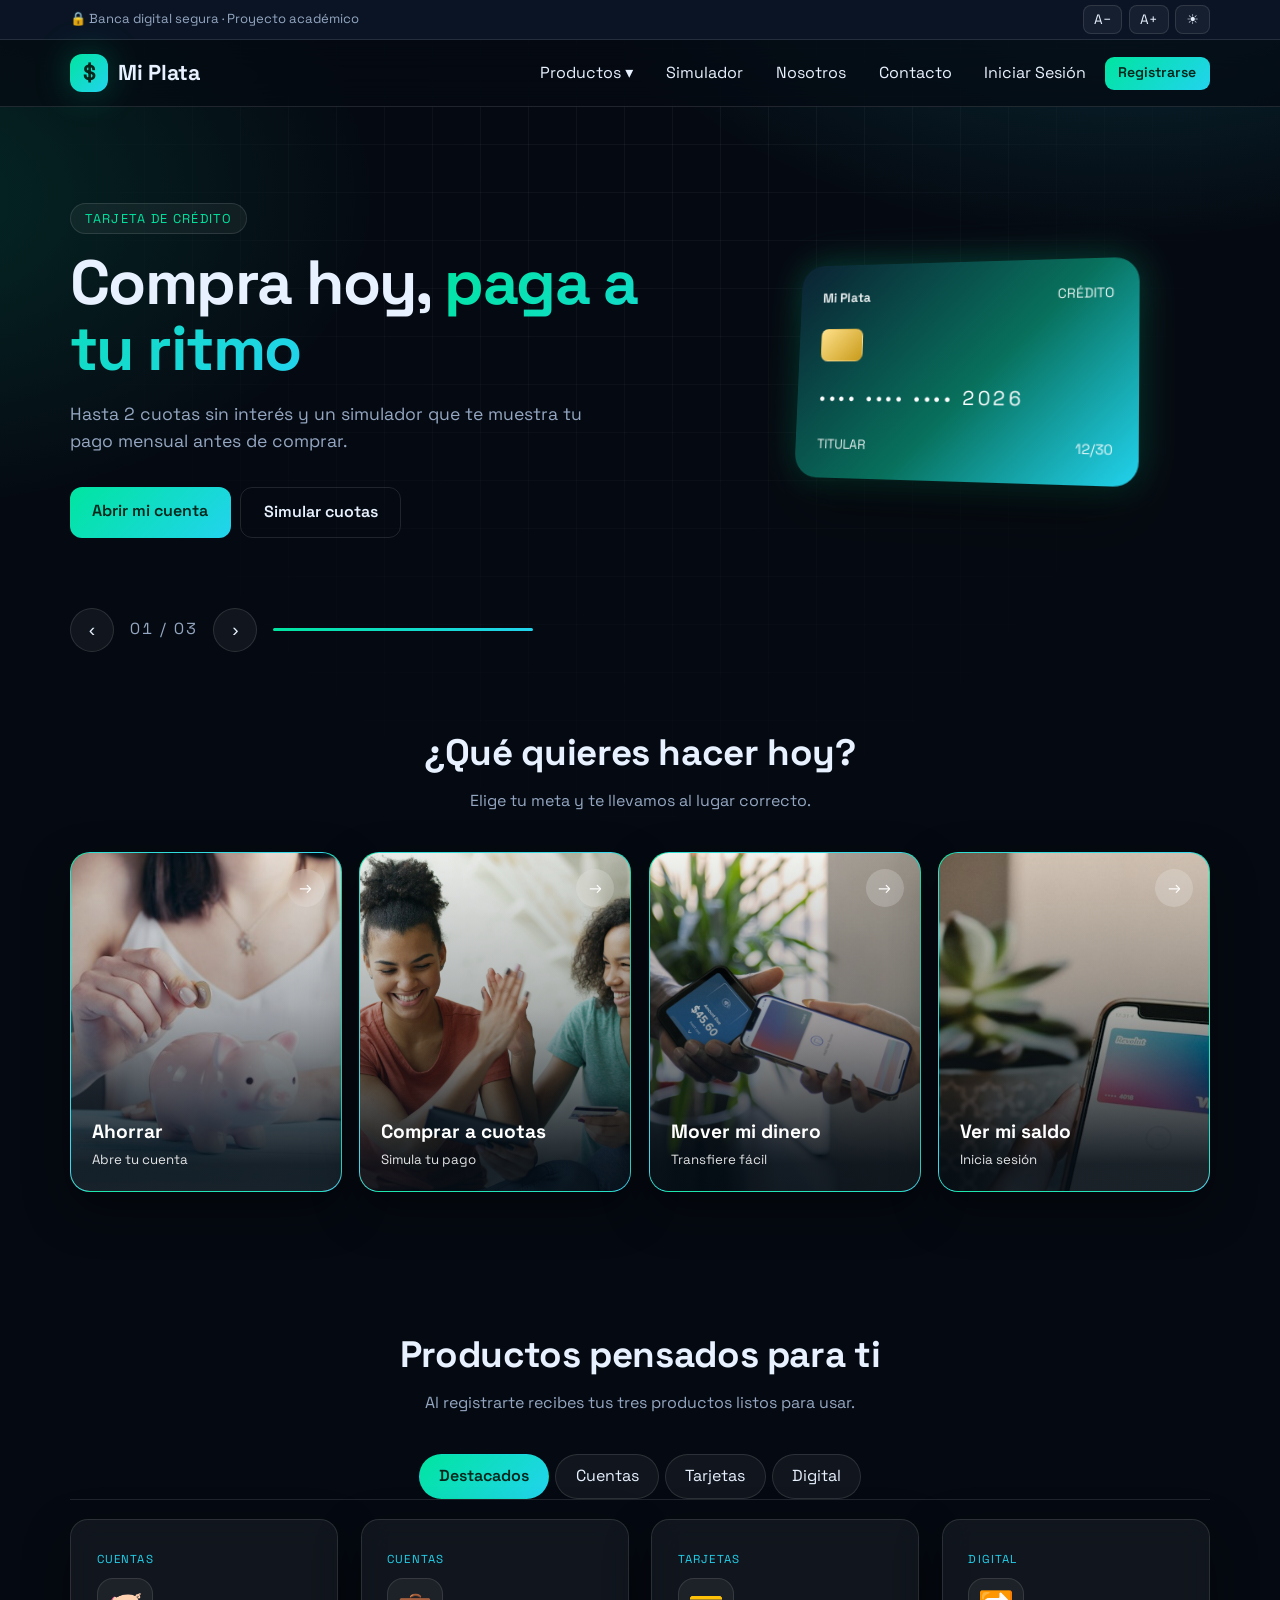
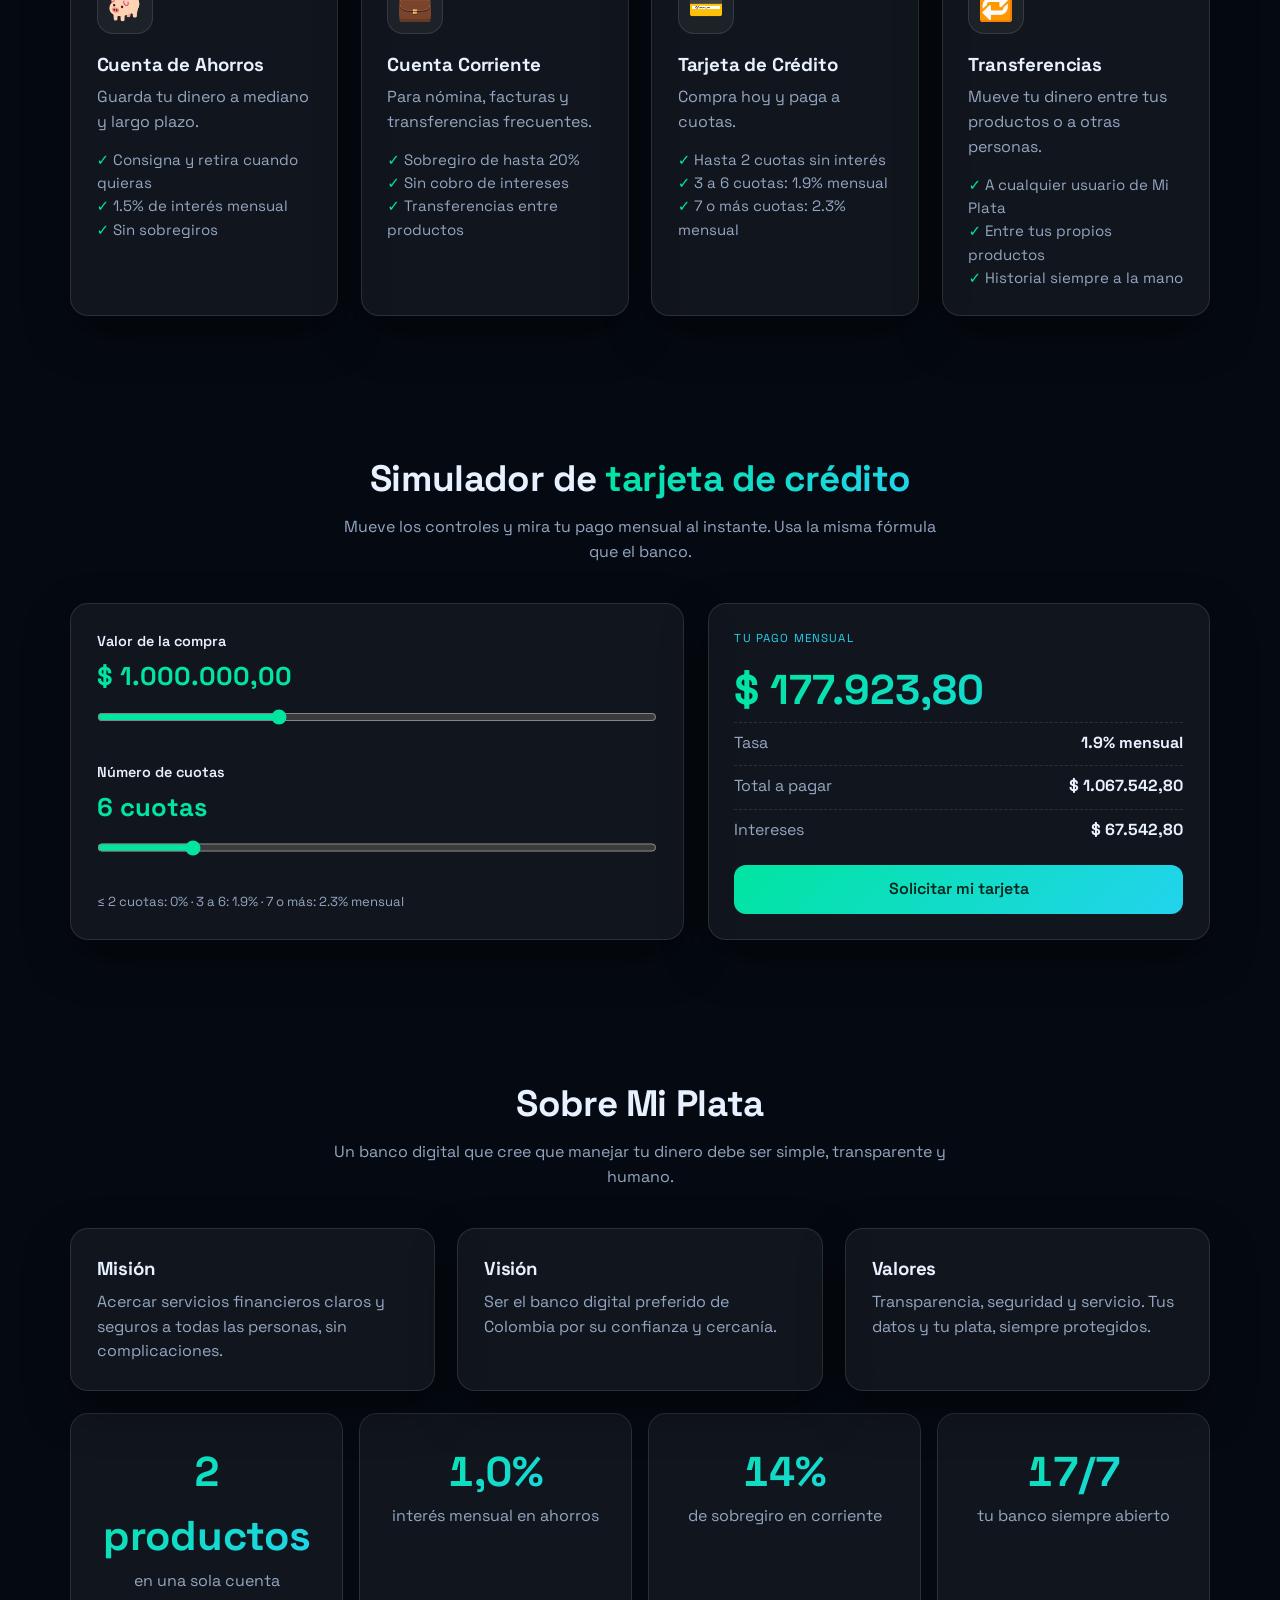
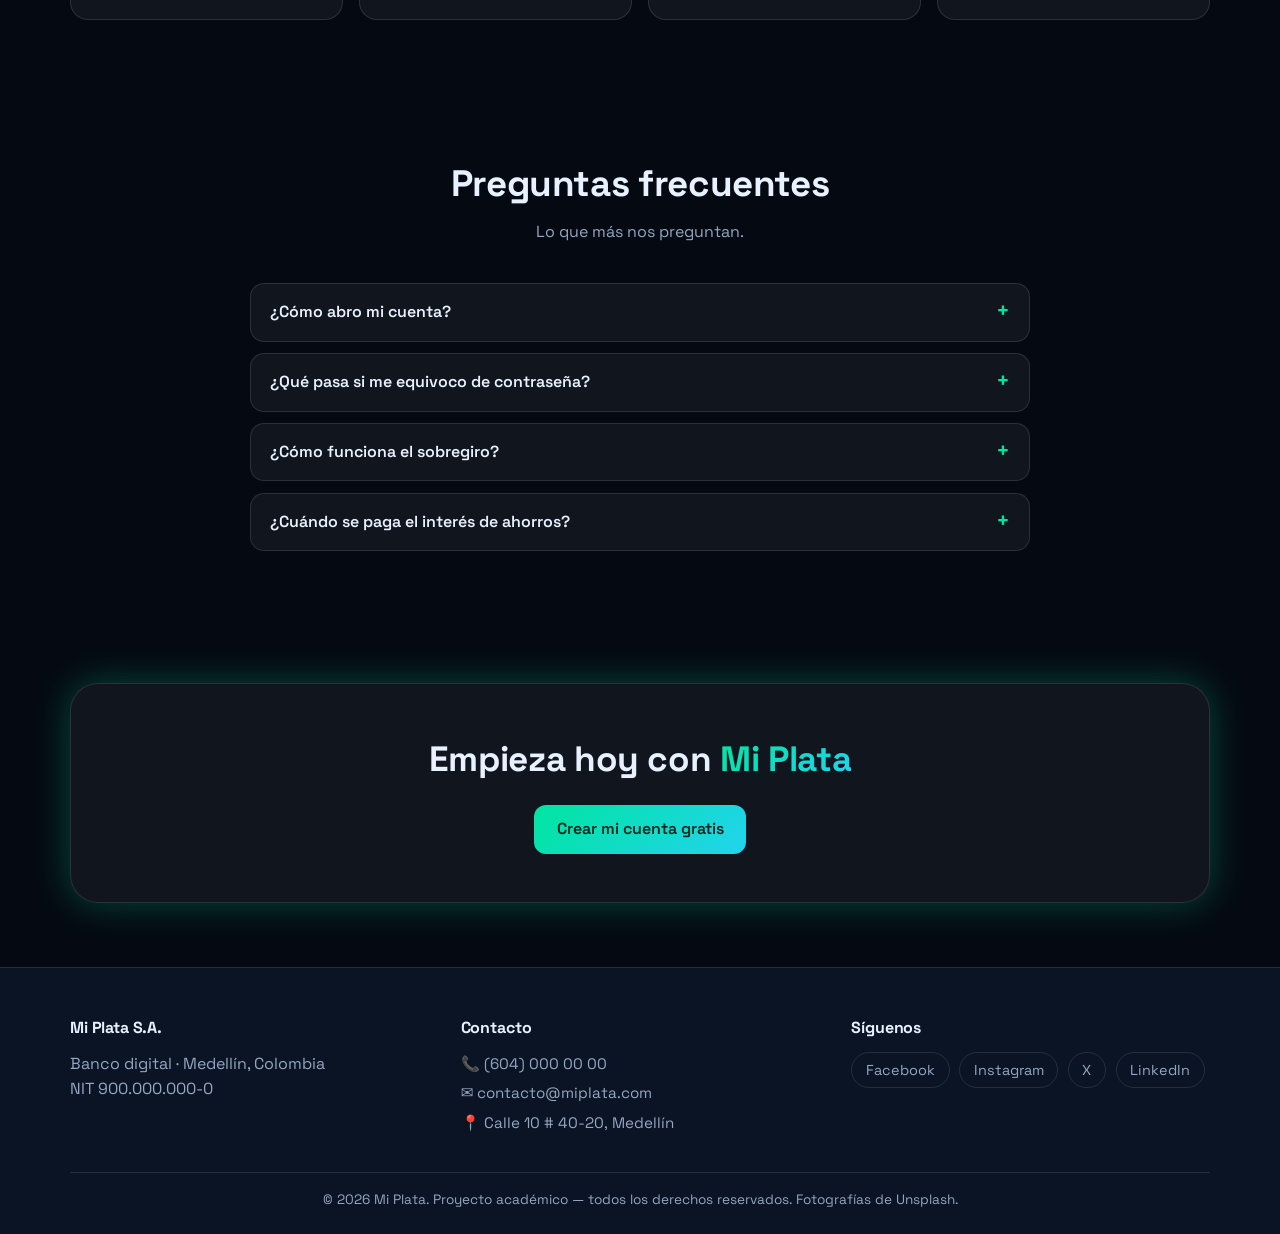
<file: index.html>
<!DOCTYPE html>
<html lang="es" data-theme="dark">
<head>
  <meta charset="UTF-8">
  <meta name="viewport" content="width=device-width, initial-scale=1.0">
  <title>Mi Plata | Tu banco digital</title>
  <link rel="preconnect" href="https://fonts.googleapis.com">
  <link rel="preconnect" href="https://fonts.gstatic.com" crossorigin>
  <link href="https://fonts.googleapis.com/css2?family=Space+Grotesk:wght@400;500;600;700&display=swap" rel="stylesheet">
  <link rel="stylesheet" href="css/styles.css">
  <!-- Se ejecuta ANTES de pintar la página para que el tema guardado no "parpadee" -->
  <script>try{var t=localStorage.getItem('miplata_tema')||'dark';document.documentElement.dataset.theme=t}catch(e){}</script>
</head>
<body>
  <div class="utilbar">
    <div class="contenedor">
      <span>🔒 Banca digital segura · Proyecto académico</span>
      <div class="util-acciones">
        <button class="util-btn" data-fs="-1" aria-label="Reducir tamaño del texto">A−</button>
        <button class="util-btn" data-fs="1" aria-label="Aumentar tamaño del texto">A+</button>
        <button class="util-btn" data-tema-toggle aria-label="Cambiar tema">☀️</button>
      </div>
    </div>
  </div>

  <header class="navbar">
    <div class="contenedor">
      <a href="index.html" class="logo"><span class="logo-moneda">$</span> Mi Plata</a>
      <button class="menu-toggle" id="menuToggle" aria-label="Abrir menú">☰</button>
      <ul class="nav-links" id="navLinks">
        <li class="mega-item">
          <button class="mega-trigger" aria-expanded="false">Productos ▾</button>
          <div class="mega-panel">
            <div>
              <h4>Cuentas</h4>
              <a href="#productos">Cuenta de Ahorros</a>
              <a href="#productos">Cuenta Corriente</a>
            </div>
            <div>
              <h4>Tarjetas</h4>
              <a href="#productos">Tarjeta de Crédito</a>
              <a href="#simulador">Simular cuotas</a>
            </div>
            <div>
              <h4>Servicios</h4>
              <a href="#productos">Transferencias</a>
              <a href="#ayuda">Preguntas frecuentes</a>
            </div>
          </div>
        </li>
        <li><a href="#simulador">Simulador</a></li>
        <li><a href="#nosotros">Nosotros</a></li>
        <li><a href="#contacto">Contacto</a></li>
        <li><a href="view/auth.html?modo=login">Iniciar Sesión</a></li>
        <li><a href="view/auth.html?modo=registro" class="btn btn-sm">Registrarse</a></li>
      </ul>
    </div>
  </header>

  <!-- ===== Hero: carrusel de 3 slides ===== -->
  <section class="hero">
    <div class="contenedor carrusel" id="carrusel">
      <div class="carrusel-pistas">
        <article class="slide activo">
          <div>
            <span class="eyebrow">Tarjeta de crédito</span>
            <h1>Compra hoy, <span class="grad-text">paga a tu ritmo</span></h1>
            <p>Hasta 2 cuotas sin interés y un simulador que te muestra tu pago mensual antes de comprar.</p>
            <div class="acciones">
              <a href="view/auth.html?modo=registro" class="btn">Abrir mi cuenta</a>
              <a href="#simulador" class="btn btn-borde">Simular cuotas</a>
            </div>
          </div>
          <div class="visual">
            <div class="tarjeta-3d" aria-hidden="true">
              <div class="fila-t"><b>Mi Plata</b><span>CRÉDITO</span></div>
              <div class="chip"></div>
              <div class="numero">•••• •••• •••• 2026</div>
              <div class="fila-t"><span>TITULAR</span><span>12/30</span></div>
            </div>
          </div>
        </article>

        <article class="slide">
          <div>
            <span class="eyebrow">Cuenta de ahorros</span>
            <h1>Tu dinero <span class="grad-text">crece solo</span></h1>
            <p>Guarda a mediano y largo plazo y recibe un 1.5% de interés mensual aplicado en cada retiro.</p>
            <div class="acciones">
              <a href="view/auth.html?modo=registro" class="btn">Empezar a ahorrar</a>
            </div>
          </div>
          <div class="visual">
            <div class="visual-panel"><div class="gigante">1.5%</div><small>interés mensual</small></div>
          </div>
        </article>

        <article class="slide">
          <div>
            <span class="eyebrow">Cuenta corriente</span>
            <h1>Flexibilidad para <span class="grad-text">tu día a día</span></h1>
            <p>Recibe tu nómina, paga facturas y transfiere sin límites, con un sobregiro de hasta el 20% sobre tu saldo.</p>
            <div class="acciones">
              <a href="view/auth.html?modo=registro" class="btn">Quiero mi cuenta</a>
            </div>
          </div>
          <div class="visual">
            <div class="visual-panel">
              <div class="gigante">+20%</div><small>de sobregiro disponible</small>
              <div class="mini-barra"><i></i><i></i></div>
            </div>
          </div>
        </article>
      </div>

      <div class="carrusel-control">
        <button data-dir="-1" aria-label="Anterior">‹</button>
        <span class="carrusel-cuenta">01 / 03</span>
        <button data-dir="1" aria-label="Siguiente">›</button>
        <div class="carrusel-barra"><i></i></div>
      </div>
    </div>
  </section>

  <!-- ===== ¿Qué quieres hacer hoy? ===== -->
  <section class="seccion-landing" style="padding-top:1rem">
    <div class="contenedor reveal">
      <h2>¿Qué quieres hacer hoy?</h2>
      <p class="subtitulo">Elige tu meta y te llevamos al lugar correcto.</p>
      <!-- Fotos: guárdalas en la carpeta img/ con estos nombres (o cambia el src).
           Si una foto no existe, la tarjeta muestra el degradado de fondo. -->
      <div class="metas">
        <a class="meta" href="view/auth.html?modo=registro">
          <img src="img/ahorro.jpg" alt="Persona guardando sus ahorros" loading="lazy" onerror="this.remove()">
          <span class="meta-flecha" aria-hidden="true">→</span>
          <div class="meta-texto"><b>Ahorrar</b><small>Abre tu cuenta</small></div>
        </a>
        <a class="meta" href="#simulador">
          <img src="img/cuotas.jpg" alt="Compra con tarjeta de crédito" loading="lazy" onerror="this.remove()">
          <span class="meta-flecha" aria-hidden="true">→</span>
          <div class="meta-texto"><b>Comprar a cuotas</b><small>Simula tu pago</small></div>
        </a>
        <a class="meta" href="view/auth.html?modo=registro">
          <img src="img/mover-dinero.jpg" alt="Transferencia de dinero desde el celular" loading="lazy" onerror="this.remove()">
          <span class="meta-flecha" aria-hidden="true">→</span>
          <div class="meta-texto"><b>Mover mi dinero</b><small>Transfiere fácil</small></div>
        </a>
        <a class="meta" href="view/auth.html?modo=login">
          <img src="img/ver-saldo.jpg" alt="Consulta de saldo en el banco" loading="lazy" onerror="this.remove()">
          <span class="meta-flecha" aria-hidden="true">→</span>
          <div class="meta-texto"><b>Ver mi saldo</b><small>Inicia sesión</small></div>
        </a>
      </div>
    </div>
  </section>

  <!-- ===== Productos con pestañas ===== -->
  <section class="seccion-landing" id="productos">
    <div class="contenedor reveal">
      <h2>Productos pensados para ti</h2>
      <p class="subtitulo">Al registrarte recibes tus tres productos listos para usar.</p>
      <div class="pestanas" role="tablist">
        <button class="tab activo" data-filtro="todos">Destacados</button>
        <button class="tab" data-filtro="cuentas">Cuentas</button>
        <button class="tab" data-filtro="tarjetas">Tarjetas</button>
        <button class="tab" data-filtro="digital">Digital</button>
      </div>
      <div class="grid-3">
        <article class="card producto" data-cat="cuentas">
          <span class="etiqueta">Cuentas</span>
          <div class="icono">🐖</div>
          <h3>Cuenta de Ahorros</h3>
          <p>Guarda tu dinero a mediano y largo plazo.</p>
          <ul><li>Consigna y retira cuando quieras</li><li>1.5% de interés mensual</li><li>Sin sobregiros</li></ul>
        </article>
        <article class="card producto" data-cat="cuentas">
          <span class="etiqueta">Cuentas</span>
          <div class="icono">💼</div>
          <h3>Cuenta Corriente</h3>
          <p>Para nómina, facturas y transferencias frecuentes.</p>
          <ul><li>Sobregiro de hasta 20%</li><li>Sin cobro de intereses</li><li>Transferencias entre productos</li></ul>
        </article>
        <article class="card producto" data-cat="tarjetas">
          <span class="etiqueta">Tarjetas</span>
          <div class="icono">💳</div>
          <h3>Tarjeta de Crédito</h3>
          <p>Compra hoy y paga a cuotas.</p>
          <ul><li>Hasta 2 cuotas sin interés</li><li>3 a 6 cuotas: 1.9% mensual</li><li>7 o más cuotas: 2.3% mensual</li></ul>
        </article>
        <article class="card producto" data-cat="digital">
          <span class="etiqueta">Digital</span>
          <div class="icono">🔁</div>
          <h3>Transferencias</h3>
          <p>Mueve tu dinero entre tus productos o a otras personas.</p>
          <ul><li>A cualquier usuario de Mi Plata</li><li>Entre tus propios productos</li><li>Historial siempre a la mano</li></ul>
        </article>
      </div>
    </div>
  </section>

  <!-- ===== Simulador ===== -->
  <section class="seccion-landing" id="simulador">
    <div class="contenedor reveal">
      <h2>Simulador de <span class="grad-text">tarjeta de crédito</span></h2>
      <p class="subtitulo">Mueve los controles y mira tu pago mensual al instante. Usa la misma fórmula que el banco.</p>
      <div class="sim">
        <div class="card">
          <div class="campo">
            <label for="simValor">Valor de la compra</label>
            <div class="valor-out" id="simValorOut"></div>
            <input id="simValor" type="range" min="100000" max="3000000" step="50000" value="1000000">
          </div>
          <div class="campo">
            <label for="simCuotas">Número de cuotas</label>
            <div class="valor-out" id="simCuotasOut"></div>
            <input id="simCuotas" type="range" min="1" max="36" step="1" value="6">
          </div>
          <p class="ayuda">≤ 2 cuotas: 0% · 3 a 6: 1.9% · 7 o más: 2.3% mensual</p>
        </div>
        <div class="card sim-resultado">
          <small class="etiqueta">Tu pago mensual</small>
          <div class="cuota grad-text" id="simCuota"></div>
          <div class="linea"><span>Tasa</span><b id="simTasa"></b></div>
          <div class="linea"><span>Total a pagar</span><b id="simTotal"></b></div>
          <div class="linea"><span>Intereses</span><b id="simInteres"></b></div>
          <a href="view/auth.html?modo=registro" class="btn" style="margin-top:.8rem;text-align:center">Solicitar mi tarjeta</a>
        </div>
      </div>
    </div>
  </section>

  <!-- ===== Nosotros + cifras ===== -->
  <section class="seccion-landing" id="nosotros">
    <div class="contenedor reveal">
      <h2>Sobre Mi Plata</h2>
      <p class="subtitulo">Un banco digital que cree que manejar tu dinero debe ser simple, transparente y humano.</p>
      <div class="grid-3" style="margin-bottom:1.4rem">
        <div class="card"><h3>Misión</h3><p>Acercar servicios financieros claros y seguros a todas las personas, sin complicaciones.</p></div>
        <div class="card"><h3>Visión</h3><p>Ser el banco digital preferido de Colombia por su confianza y cercanía.</p></div>
        <div class="card"><h3>Valores</h3><p>Transparencia, seguridad y servicio. Tus datos y tu plata, siempre protegidos.</p></div>
      </div>
      <div class="stats">
        <div class="stat"><div class="cifra" data-contar="3" data-sufijo=" productos">0</div><p>en una sola cuenta</p></div>
        <div class="stat"><div class="cifra" data-contar="1.5" data-dec="1" data-sufijo="%">0</div><p>interés mensual en ahorros</p></div>
        <div class="stat"><div class="cifra" data-contar="20" data-sufijo="%">0</div><p>de sobregiro en corriente</p></div>
        <div class="stat"><div class="cifra" data-contar="24" data-sufijo="/7">0</div><p>tu banco siempre abierto</p></div>
      </div>
    </div>
  </section>

  <!-- ===== FAQ ===== -->
  <section class="seccion-landing" id="ayuda">
    <div class="contenedor reveal">
      <h2>Preguntas frecuentes</h2>
      <p class="subtitulo">Lo que más nos preguntan.</p>
      <div class="faq">
        <div class="faq-item">
          <button class="faq-pregunta">¿Cómo abro mi cuenta?</button>
          <div class="faq-resp"><p>Presiona "Registrarse", llena tus datos y listo: recibes de inmediato tu cuenta de ahorros, tu cuenta corriente y tu tarjeta de crédito.</p></div>
        </div>
        <div class="faq-item">
          <button class="faq-pregunta">¿Qué pasa si me equivoco de contraseña?</button>
          <div class="faq-resp"><p>Tienes tres intentos. Al tercer intento fallido la cuenta se bloquea por seguridad y un administrador debe desbloquearla.</p></div>
        </div>
        <div class="faq-item">
          <button class="faq-pregunta">¿Cómo funciona el sobregiro?</button>
          <div class="faq-resp"><p>En la cuenta corriente puedes retirar hasta un 20% adicional sobre tu saldo. Con $1.000.000 puedes retirar hasta $1.200.000.</p></div>
        </div>
        <div class="faq-item">
          <button class="faq-pregunta">¿Cuándo se paga el interés de ahorros?</button>
          <div class="faq-resp"><p>El 1.5% mensual se calcula sobre tu saldo y se abona en el momento en que realizas un retiro.</p></div>
        </div>
      </div>
    </div>
  </section>

  <section class="cta">
    <div class="contenedor reveal">
      <h2>Empieza hoy con <span class="grad-text">Mi Plata</span></h2>
      <a href="view/auth.html?modo=registro" class="btn">Crear mi cuenta gratis</a>
    </div>
  </section>

  <footer class="footer" id="contacto">
    <div class="contenedor">
      <div class="footer-grid">
        <div>
          <h4>Mi Plata S.A.</h4>
          <p>Banco digital · Medellín, Colombia</p>
          <p>NIT 900.000.000-0</p>
        </div>
        <div>
          <h4>Contacto</h4>
          <ul>
            <li>📞 (604) 000 00 00</li>
            <li>✉️ contacto@miplata.com</li>
            <li>📍 Calle 10 # 40-20, Medellín</li>
          </ul>
        </div>
        <div>
          <h4>Síguenos</h4>
          <div class="redes">
            <a href="https://facebook.com" target="_blank" rel="noopener">Facebook</a>
            <a href="https://instagram.com" target="_blank" rel="noopener">Instagram</a>
            <a href="https://x.com" target="_blank" rel="noopener">X</a>
            <a href="https://linkedin.com" target="_blank" rel="noopener">LinkedIn</a>
          </div>
        </div>
      </div>
      <p class="copy">© <span data-year></span> Mi Plata. Proyecto académico — todos los derechos reservados. Fotografías de <a href="https://unsplash.com" target="_blank" rel="noopener">Unsplash</a>.</p>
    </div>
  </footer>

  <script src="js/models/Transaccion.js"></script>
  <script src="js/models/cuenta.js"></script>
  <script src="js/models/CuentaAhorros.js"></script>
  <script src="js/models/CuentaCorriente.js"></script>
  <script src="js/models/TarjetaCredito.js"></script>
  <script src="js/models/Usuario.js"></script>
  <script src="js/data/ApiClient.js"></script>
  <script src="controllers/AuthController.js"></script>
  <script src="controllers/BankController.js"></script>
  <script src="js/app.js"></script>
  <script src="js/ui.js"></script>
</body>
</html>
</file>
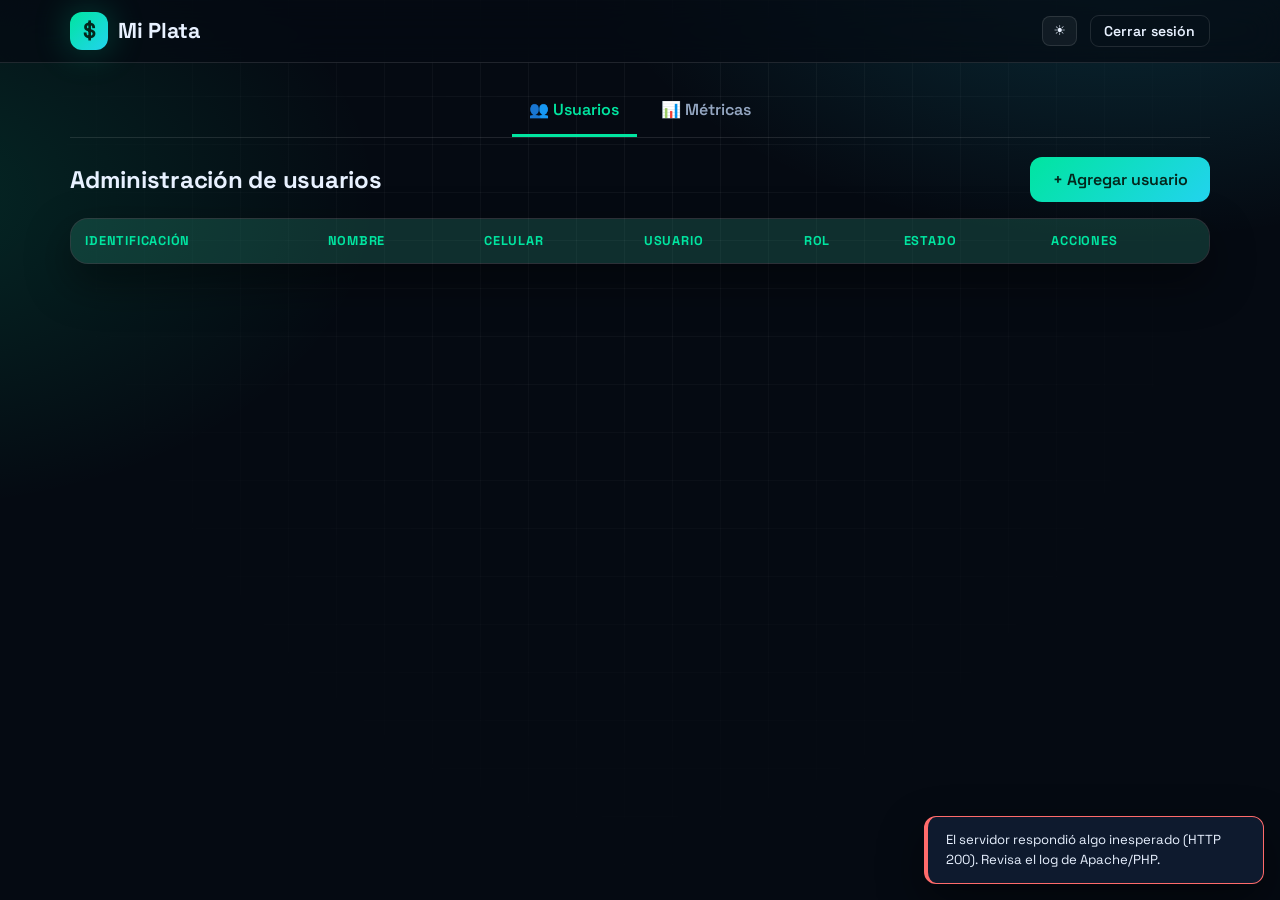
<file: view/admin-users.html>
<!DOCTYPE html>
<html lang="es" data-theme="dark">
<head>
  <meta charset="UTF-8">
  <meta name="viewport" content="width=device-width, initial-scale=1.0">
  <title>Mi Plata | Administración de usuarios</title>
  <link rel="preconnect" href="https://fonts.googleapis.com">
  <link rel="preconnect" href="https://fonts.gstatic.com" crossorigin>
  <link href="https://fonts.googleapis.com/css2?family=Space+Grotesk:wght@400;500;600;700&display=swap" rel="stylesheet">
  <link rel="stylesheet" href="../css/styles.css">
  <script>try{var t=localStorage.getItem('miplata_tema')||'dark';document.documentElement.dataset.theme=t}catch(e){}</script>
</head>
<body>
  <header class="navbar">
    <div class="contenedor">
      <a href="../index.html" class="logo"><span class="logo-moneda">$</span> Mi Plata</a>
      <div style="display:flex;gap:.8rem;align-items:center">
        <span id="saludoAdmin"></span>
        <button class="util-btn" data-tema-toggle aria-label="Cambiar tema">☀️</button>
        <button class="btn btn-borde btn-sm" id="btnSalirAdmin">Cerrar sesión</button>
      </div>
    </div>
  </header>

  <main class="contenedor" style="padding:1.5rem 0 3rem">
    <div class="pestanas" role="tablist" aria-label="Secciones de administración">
      <button class="pestana activa" role="tab" id="tabUsuarios" aria-selected="true" aria-controls="panelUsuarios" data-panel="panelUsuarios">👥 Usuarios</button>
      <button class="pestana" role="tab" id="tabMetricas" aria-selected="false" aria-controls="panelMetricas" data-panel="panelMetricas">📊 Métricas</button>
    </div>

    <section id="panelUsuarios" role="tabpanel" aria-labelledby="tabUsuarios">
    <div class="barra-seccion">
      <h2>Administración de usuarios</h2>
      <button class="btn" id="btnNuevo">+ Agregar usuario</button>
    </div>

    <!-- Formulario crear / editar -->
    <form class="form-card ancho" id="formUsuario" novalidate hidden>
      <h3 id="tituloForm" style="margin-bottom:1rem">Agregar usuario</h3>
      <input type="hidden" id="usuarioId">
      <div class="fila">
        <div class="campo">
          <label for="uIdent">Identificación</label>
          <input id="uIdent" name="identificacion">
          <small class="error" data-error="identificacion"></small>
        </div>
        <div class="campo">
          <label for="uNombre">Nombre completo</label>
          <input id="uNombre" name="nombre">
          <small class="error" data-error="nombre"></small>
        </div>
      </div>
      <div class="fila">
        <div class="campo">
          <label for="uCelular">Celular</label>
          <input id="uCelular" name="celular" maxlength="10">
          <small class="error" data-error="celular"></small>
        </div>
        <div class="campo">
          <label for="uUsername">Nombre de usuario</label>
          <input id="uUsername" name="username">
          <small class="error" data-error="username"></small>
        </div>
      </div>
      <div class="fila">
        <div class="campo">
          <label for="uPassword" id="labelPassword">Contraseña</label>
          <input id="uPassword" name="password" type="password" autocomplete="new-password">
          <small class="error" data-error="password"></small>
        </div>
        <div class="fila">
          <div class="campo">
            <label for="uRol">Rol</label>
            <select id="uRol" name="rol"><option value="cliente">Cliente</option><option value="admin">Administrador</option></select>
          </div>
          <div class="campo">
            <label for="uEstado">Estado</label>
            <select id="uEstado" name="estado"><option value="activo">Activo</option><option value="bloqueado">Bloqueado</option></select>
          </div>
        </div>
      </div>
      <div style="display:flex;gap:.7rem">
        <button class="btn" type="submit">Guardar</button>
        <button class="btn btn-gris" type="button" id="btnCancelar">Cancelar</button>
      </div>
    </form>

    <div class="tabla-wrap">
      <table>
        <thead><tr><th>Identificación</th><th>Nombre</th><th>Celular</th><th>Usuario</th><th>Rol</th><th>Estado</th><th>Acciones</th></tr></thead>
        <tbody id="tablaUsuarios"></tbody>
      </table>
    </div>
    </section>

    <!-- Métricas -->
    <section id="panelMetricas" role="tabpanel" aria-labelledby="tabMetricas" hidden>
      <div class="barra-seccion">
        <h2>Métricas del banco</h2>
        <div class="acciones">
          <small id="metGenerado" class="muted-txt"></small>
          <button class="btn btn-borde btn-sm" type="button" id="btnActualizarMet">↻ Actualizar</button>
        </div>
      </div>
      <div class="kpis" id="kpis"></div>
      <div class="grid-graficas">
        <figure class="tarjeta-graf ancha"><figcaption>Consignaciones vs. retiros · últimos 14 días</figcaption><div class="grafica" id="grFlujo"></div></figure>
        <figure class="tarjeta-graf"><figcaption>Usuarios nuevos por día</figcaption><div class="grafica" id="grRegistros"></div></figure>
        <figure class="tarjeta-graf"><figcaption>Dinero en cuentas</figcaption><div class="grafica" id="grDinero"></div></figure>
        <figure class="tarjeta-graf"><figcaption>Movimientos por tipo</figcaption><div class="grafica" id="grTipos"></div></figure>
        <figure class="tarjeta-graf"><figcaption>Top 5 clientes por saldo en cuentas</figcaption><div class="grafica" id="grTop"></div></figure>
      </div>
    </section>
  </main>

  <script src="../js/models/Transaccion.js"></script>
  <script src="../js/models/cuenta.js"></script>
  <script src="../js/models/CuentaAhorros.js"></script>
  <script src="../js/models/CuentaCorriente.js"></script>
  <script src="../js/models/TarjetaCredito.js"></script>
  <script src="../js/models/Usuario.js"></script>
  <script src="../js/data/ApiClient.js"></script>
  <script src="../controllers/AuthController.js"></script>
  <script src="../controllers/BankController.js"></script>
  <script src="../js/app.js"></script>
  <script src="../js/charts.js"></script>
  <script src="../js/ui.js"></script>
  <script src="../js/adminApp.js"></script>
  <script src="../js/adminMetricas.js"></script>
</body>
</html>
</file>
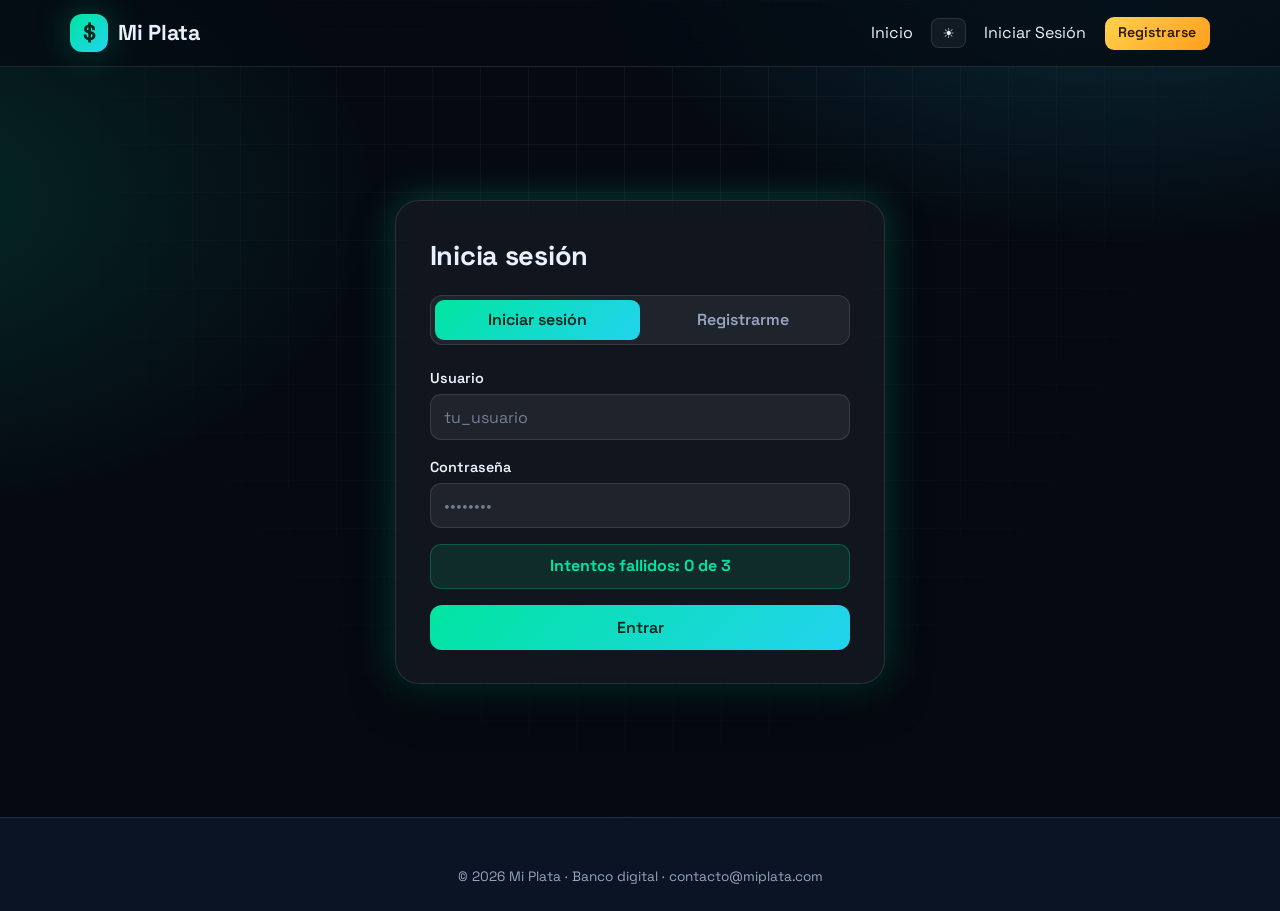
<file: view/auth.html>
<!DOCTYPE html>
<html lang="es" data-theme="dark">
<head>
  <meta charset="UTF-8">
  <meta name="viewport" content="width=device-width, initial-scale=1.0">
  <title>Mi Plata | Acceso</title>
  <link rel="preconnect" href="https://fonts.googleapis.com">
  <link rel="preconnect" href="https://fonts.gstatic.com" crossorigin>
  <link href="https://fonts.googleapis.com/css2?family=Space+Grotesk:wght@400;500;600;700&display=swap" rel="stylesheet">
  <link rel="stylesheet" href="../css/styles.css">
  <script>try{var t=localStorage.getItem('miplata_tema')||'dark';document.documentElement.dataset.theme=t}catch(e){}</script>
</head>
<body>
  <header class="navbar">
    <div class="contenedor">
      <a href="../index.html" class="logo"><span class="logo-moneda">$</span> Mi Plata</a>
      <button class="menu-toggle" id="menuToggle" aria-label="Abrir menú">☰</button>
      <ul class="nav-links" id="navLinks">
        <li><a href="../index.html">Inicio</a></li>
        <li><button class="util-btn" data-tema-toggle aria-label="Cambiar tema">☀️</button></li>
        <li><a href="auth.html?modo=login">Iniciar Sesión</a></li>
        <li><a href="auth.html?modo=registro" class="btn btn-dorado btn-sm">Registrarse</a></li>
      </ul>
    </div>
  </header>

  <main class="auth-fondo">
    <div class="auth-card">
      <h1 id="tituloAuth">Inicia sesión</h1>
      <div class="tabs">
        <button type="button" data-modo="login">Iniciar sesión</button>
        <button type="button" data-modo="registro">Registrarme</button>
      </div>

      <!-- ===== Inicio de sesión ===== -->
      <form id="formLogin" novalidate>
        <div class="alerta error" id="mensajeLogin" hidden></div>
        <div class="campo">
          <label for="loginUsuario">Usuario</label>
          <input id="loginUsuario" name="usuario" autocomplete="username" placeholder="tu_usuario">
        </div>
        <div class="campo">
          <label for="loginClave">Contraseña</label>
          <input id="loginClave" name="clave" type="password" autocomplete="current-password" placeholder="••••••••">
        </div>
        <div class="contador" id="contadorIntentos"></div>
        <button class="btn btn-block" id="btnLogin" type="submit">Entrar</button>
      </form>

      <!-- ===== Registro ===== -->
      <form id="formRegistro" novalidate hidden>
        <div class="campo">
          <label for="regIdent">Número de identificación (cédula o pasaporte)</label>
          <input id="regIdent" name="identificacion" placeholder="1020304050">
          <small class="error" data-error="identificacion"></small>
        </div>
        <div class="campo">
          <label for="regNombre">Nombre completo</label>
          <input id="regNombre" name="nombre" autocomplete="name" placeholder="Ana María Pérez">
          <small class="error" data-error="nombre"></small>
        </div>
        <div class="campo">
          <label for="regCelular">Número de celular</label>
          <input id="regCelular" name="celular" inputmode="numeric" maxlength="10" placeholder="3001234567">
          <small class="error" data-error="celular"></small>
        </div>
        <div class="campo">
          <label for="regUsuario">Nombre de usuario</label>
          <input id="regUsuario" name="username" autocomplete="username" placeholder="ana.perez">
          <small class="error" data-error="username"></small>
        </div>
        <div class="campo">
          <label for="regClave">Contraseña</label>
          <input id="regClave" name="password" type="password" autocomplete="new-password">
          <small class="ayuda">Mínimo 8 caracteres con mayúscula, minúscula y número.</small>
          <small class="error" data-error="password"></small>
        </div>
        <div class="campo">
          <label for="regConfirmar">Confirmar contraseña</label>
          <input id="regConfirmar" name="confirmar" type="password" autocomplete="new-password">
          <small class="error" data-error="confirmar"></small>
        </div>
        <button class="btn btn-block" type="submit">Crear mi cuenta</button>
      </form>
    </div>
  </main>

  <footer class="footer">
    <div class="contenedor">
      <p class="copy" style="border:0;margin:0;padding:0">© <span data-year></span> Mi Plata · Banco digital · contacto@miplata.com</p>
    </div>
  </footer>

  <script src="../js/models/Transaccion.js"></script>
  <script src="../js/models/cuenta.js"></script>
  <script src="../js/models/CuentaAhorros.js"></script>
  <script src="../js/models/CuentaCorriente.js"></script>
  <script src="../js/models/TarjetaCredito.js"></script>
  <script src="../js/models/Usuario.js"></script>
  <script src="../js/data/ApiClient.js"></script>
  <script src="../controllers/AuthController.js"></script>
  <script src="../controllers/BankController.js"></script>
  <script src="../js/app.js"></script>
  <script src="../js/ui.js"></script>
</body>
</html>
</file>
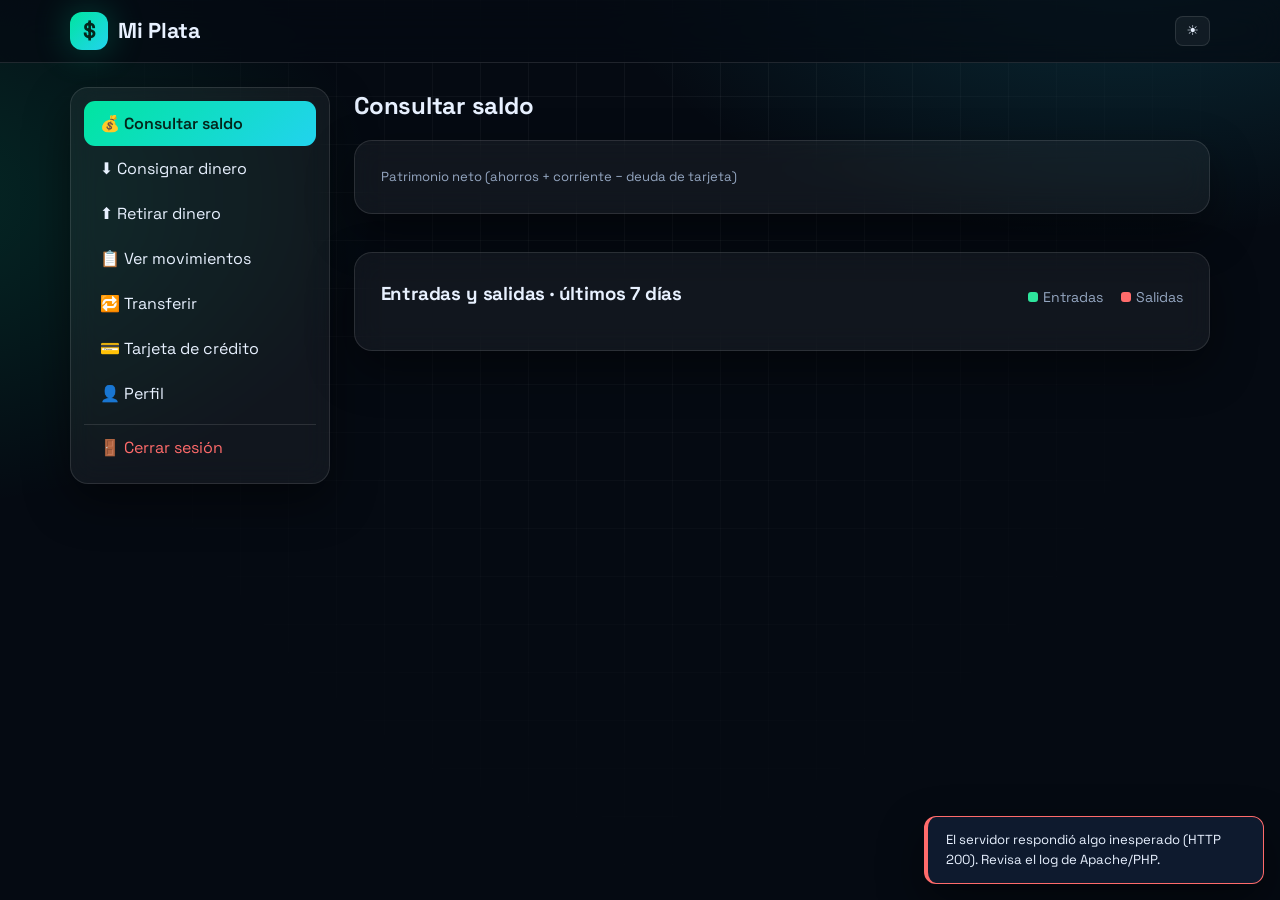
<file: view/dashboard.html>
<!DOCTYPE html>
<html lang="es" data-theme="dark">
<head>
  <meta charset="UTF-8">
  <meta name="viewport" content="width=device-width, initial-scale=1.0">
  <title>Mi Plata | Panel del cajero</title>
  <link rel="preconnect" href="https://fonts.googleapis.com">
  <link rel="preconnect" href="https://fonts.gstatic.com" crossorigin>
  <link href="https://fonts.googleapis.com/css2?family=Space+Grotesk:wght@400;500;600;700&display=swap" rel="stylesheet">
  <link rel="stylesheet" href="../css/styles.css">
  <script>try{var t=localStorage.getItem('miplata_tema')||'dark';document.documentElement.dataset.theme=t}catch(e){}</script>
</head>
<body>
  <header class="navbar">
    <div class="contenedor">
      <a href="../index.html" class="logo"><span class="logo-moneda">$</span> Mi Plata</a>
      <div class="util-acciones"><span id="saludo"></span><button class="util-btn" data-tema-toggle aria-label="Cambiar tema">☀️</button></div>
    </div>
  </header>

  <div class="contenedor panel-layout">
    <aside class="menu-lateral">
      <button data-seccion="saldo" class="activo">💰 Consultar saldo</button>
      <button data-seccion="consignar">⬇️ Consignar dinero</button>
      <button data-seccion="retirar">⬆️ Retirar dinero</button>
      <button data-seccion="movimientos">📋 Ver movimientos</button>
      <button data-seccion="transferir">🔁 Transferir</button>
      <button data-seccion="tarjeta">💳 Tarjeta de crédito</button>
      <button data-seccion="perfil">👤 Perfil</button>
      <button class="salir" id="btnCerrarSesion">🚪 Cerrar sesión</button>
    </aside>

    <main class="panel-main">
      <!-- Consultar saldo -->
      <section class="seccion activa" id="sec-saldo">
        <h2>Consultar saldo</h2>
        <div class="form-card ancho" style="margin-bottom:1.2rem">
          <div class="patrimonio"><span class="ayuda">Patrimonio neto (ahorros + corriente − deuda de tarjeta)</span><b id="patrimonio"></b></div>
        </div>
        <div class="grid-3" id="tarjetasSaldo" style="margin-bottom:1.2rem"></div>
        <div class="form-card ancho">
          <div class="barra-seccion">
            <h3>Entradas y salidas · últimos 7 días</h3>
            <div class="leyenda"><span><i style="background:var(--ok)"></i>Entradas</span><span><i style="background:var(--danger)"></i>Salidas</span></div>
          </div>
          <div class="grafica" id="grafica" role="img" aria-label="Gráfica de entradas y salidas de los últimos 7 días"></div>
        </div>
      </section>

      <!-- Consignar -->
      <section class="seccion" id="sec-consignar">
        <h2>Consignar dinero</h2>
        <form class="form-card" id="formConsignar" novalidate>
          <div class="campo">
            <label for="consCuenta">Cuenta destino</label>
            <select id="consCuenta" name="cuenta">
              <option value="ahorros">Cuenta de Ahorros</option>
              <option value="corriente">Cuenta Corriente</option>
            </select>
          </div>
          <div class="campo">
            <label for="consMonto">Monto a consignar</label>
            <input id="consMonto" name="monto" type="number" min="0" step="any" placeholder="100000">
          </div>
          <button class="btn" type="submit">Consignar</button>
        </form>
      </section>

      <!-- Retirar -->
      <section class="seccion" id="sec-retirar">
        <h2>Retirar dinero</h2>
        <form class="form-card" id="formRetirar" novalidate>
          <div class="campo">
            <label for="retCuenta">Cuenta de origen</label>
            <select id="retCuenta" name="cuenta">
              <option value="ahorros">Cuenta de Ahorros</option>
              <option value="corriente">Cuenta Corriente</option>
            </select>
          </div>
          <div class="campo">
            <label for="retMonto">Monto a retirar</label>
            <input id="retMonto" name="monto" type="number" min="0" step="any" placeholder="50000">
          </div>
          <div class="alerta info" id="previewRetiro"></div>
          <button class="btn" type="submit">Retirar</button>
        </form>
      </section>

      <!-- Movimientos / Extracto -->
      <section class="seccion" id="sec-movimientos">
        <div class="barra-seccion">
          <h2>Extracto de movimientos</h2>
          <div class="acciones">
            <button class="btn btn-borde btn-sm" type="button" id="btnCsv">⬇ Descargar CSV</button>
            <button class="btn btn-sm" type="button" id="btnImprimirExtracto">🖨 Imprimir / PDF</button>
          </div>
        </div>
        <form class="filtros" id="filtrosMov" novalidate>
          <div class="campo">
            <label for="filtroMov">Producto</label>
            <select id="filtroMov" name="producto">
              <option value="todos">Todos los productos</option>
              <option value="ahorros">Cuenta de Ahorros</option>
              <option value="corriente">Cuenta Corriente</option>
              <option value="tarjeta">Tarjeta de Crédito</option>
            </select>
          </div>
          <div class="campo">
            <label for="filtroSentido">Tipo</label>
            <select id="filtroSentido" name="sentido">
              <option value="todos">Entradas y salidas</option>
              <option value="entrada">Solo entradas</option>
              <option value="salida">Solo salidas</option>
            </select>
          </div>
          <div class="campo">
            <label for="filtroDesde">Desde</label>
            <input id="filtroDesde" name="desde" type="date">
          </div>
          <div class="campo">
            <label for="filtroHasta">Hasta</label>
            <input id="filtroHasta" name="hasta" type="date">
          </div>
          <div class="presets" role="group" aria-label="Rangos rápidos">
            <button type="button" class="chip" data-rango="hoy">Hoy</button>
            <button type="button" class="chip" data-rango="7">7 días</button>
            <button type="button" class="chip" data-rango="30">30 días</button>
            <button type="button" class="chip" data-rango="mes">Este mes</button>
            <button type="button" class="chip" data-rango="todo">Todo</button>
          </div>
        </form>
        <div class="resumen-mov" id="resumenMov" aria-live="polite"></div>
        <div class="tabla-wrap">
          <table>
            <thead><tr><th>Fecha y hora</th><th>Producto</th><th>Tipo</th><th>Detalle</th><th>Valor</th><th><span class="sr-only">Comprobante</span></th></tr></thead>
            <tbody id="tablaMov"></tbody>
          </table>
        </div>
      </section>

      <!-- Transferir -->
      <section class="seccion" id="sec-transferir">
        <h2>Transferir</h2>
        <form class="form-card" id="formTransferir" novalidate>
          <div class="campo">
            <label for="trOrigen">Desde</label>
            <select id="trOrigen" name="origen">
              <option value="ahorros">Cuenta de Ahorros</option>
              <option value="corriente">Cuenta Corriente</option>
            </select>
          </div>
          <div class="campo">
            <label>Hacia</label>
            <div class="radios">
              <label><input type="radio" name="modo" value="propio" checked> Otro de mis productos</label>
              <label><input type="radio" name="modo" value="otro"> Otro usuario</label>
            </div>
          </div>
          <div class="campo" id="campoUsuarioDestino" hidden>
            <label for="trUsuario">Usuario destino</label>
            <input id="trUsuario" name="usuarioDestino" placeholder="nombre de usuario">
          </div>
          <div class="campo">
            <label for="trDestino">Producto destino</label>
            <select id="trDestino" name="destino"></select>
          </div>
          <div class="campo">
            <label for="trMonto">Monto a transferir</label>
            <input id="trMonto" name="monto" type="number" min="0" step="any">
          </div>
          <button class="btn" type="submit">Transferir</button>
        </form>
      </section>

      <!-- Tarjeta -->
      <section class="seccion" id="sec-tarjeta">
        <h2>Tarjeta de crédito</h2>
        <div class="grid-3" id="resumenTarjeta" style="margin-bottom:1.2rem"></div>
        <form class="form-card" id="formCompra" novalidate>
          <h3 style="margin-bottom:.8rem">Registrar compra</h3>
          <div class="campo">
            <label for="compDesc">Descripción</label>
            <input id="compDesc" name="descripcion" placeholder="Computador, mercado...">
          </div>
          <div class="fila">
            <div class="campo">
              <label for="compValor">Valor de la compra</label>
              <input id="compValor" name="valor" type="number" min="0" step="any">
            </div>
            <div class="campo">
              <label for="compCuotas">Número de cuotas (1-36)</label>
              <input id="compCuotas" name="cuotas" type="number" min="1" max="36" step="1" value="1">
            </div>
          </div>
          <div class="alerta info" id="previewCompra">Ingresa valor y cuotas para ver tu pago mensual.</div>
          <button class="btn" type="submit">Comprar</button>
        </form>
        <div class="tabla-wrap" style="margin-bottom:1.2rem">
          <table>
            <thead><tr><th>Fecha</th><th>Compra</th><th>Capital</th><th>Cuotas</th><th>Tasa mensual</th><th>Pago mensual</th><th>Saldo pendiente</th></tr></thead>
            <tbody id="tablaCompras"></tbody>
          </table>
        </div>
        <form class="form-card" id="formPago" novalidate>
          <h3 style="margin-bottom:.8rem">Pagar tarjeta</h3>
          <div class="campo">
            <label for="pagoCuenta">Pagar desde</label>
            <select id="pagoCuenta" name="cuenta">
              <option value="ahorros">Cuenta de Ahorros</option>
              <option value="corriente">Cuenta Corriente</option>
            </select>
          </div>
          <div class="campo">
            <label for="pagoMonto">Monto a pagar</label>
            <input id="pagoMonto" name="monto" type="number" min="0" step="any">
          </div>
          <button class="btn" type="submit">Pagar</button>
        </form>
      </section>

      <!-- Perfil -->
      <section class="seccion" id="sec-perfil">
        <h2>Perfil y seguridad</h2>
        <form class="form-card" id="formPerfil" novalidate>
          <h3 style="margin-bottom:.8rem">Mis datos</h3>
          <div class="campo">
            <label for="perIdent">Número de identificación</label>
            <input id="perIdent" name="identificacion">
            <small class="error" data-error="identificacion"></small>
          </div>
          <div class="campo">
            <label for="perNombre">Nombre completo</label>
            <input id="perNombre" name="nombre">
            <small class="error" data-error="nombre"></small>
          </div>
          <div class="campo">
            <label for="perCelular">Celular</label>
            <input id="perCelular" name="celular" maxlength="10">
            <small class="error" data-error="celular"></small>
          </div>
          <div class="campo">
            <label for="perUsuario">Nombre de usuario</label>
            <input id="perUsuario" name="username">
            <small class="error" data-error="username"></small>
          </div>
          <button class="btn" type="submit">Guardar cambios</button>
        </form>

        <form class="form-card" id="formClave" novalidate>
          <h3 style="margin-bottom:.8rem">Cambiar contraseña</h3>
          <div class="campo">
            <label for="claveUsuario">Usuario</label>
            <input id="claveUsuario" name="username" autocomplete="username">
            <small class="error" data-error="username"></small>
          </div>
          <div class="campo">
            <label for="claveActual">Contraseña actual</label>
            <input id="claveActual" name="actual" type="password" autocomplete="current-password">
            <small class="error" data-error="actual"></small>
          </div>
          <div class="campo">
            <label for="claveNueva">Nueva contraseña</label>
            <input id="claveNueva" name="nueva" type="password" autocomplete="new-password">
            <small class="error" data-error="nueva"></small>
          </div>
          <div class="campo">
            <label for="claveConfirmar">Confirmar nueva contraseña</label>
            <input id="claveConfirmar" name="confirmar" type="password" autocomplete="new-password">
            <small class="error" data-error="confirmar"></small>
          </div>
          <button class="btn" type="submit">Guardar contraseña</button>
        </form>
      </section>
    </main>
  </div>

  <!-- Comprobante de transferencia (elemento nativo <dialog>: maneja Esc y foco solo) -->
  <dialog id="dlgComprobante" class="dialogo" aria-label="Comprobante de transferencia">
    <div class="comprobante" id="contenidoComprobante"></div>
    <div class="acciones">
      <button class="btn btn-borde" type="button" id="btnCerrarComp">Cerrar</button>
      <button class="btn" type="button" id="btnImprimirComp">🖨 Imprimir / PDF</button>
    </div>
  </dialog>

  <script src="../js/models/Transaccion.js"></script>
  <script src="../js/models/cuenta.js"></script>
  <script src="../js/models/CuentaAhorros.js"></script>
  <script src="../js/models/CuentaCorriente.js"></script>
  <script src="../js/models/TarjetaCredito.js"></script>
  <script src="../js/models/Usuario.js"></script>
  <script src="../js/data/ApiClient.js"></script>
  <script src="../controllers/AuthController.js"></script>
  <script src="../controllers/BankController.js"></script>
  <script src="../js/app.js"></script>
  <script src="../js/documentos.js"></script>
  <script src="../js/ui.js"></script>
  <script src="../js/dashboardApp.js"></script>
</body>
</html>
</file>
<file: css/styles.css>
/* =====================================================================
   Mi Plata · sistema de diseño futurista
   - Todo el color sale de VARIABLES CSS (:root). El tema claro/oscuro
     solo cambia el valor de las variables, no reescribe los estilos.
   - El tema se activa con <html data-theme="dark|light"> (lo pone ui.js).
   ===================================================================== */

:root,
:root[data-theme="dark"] {
  --bg: #050a12;
  --bg-2: #0a1424;
  --surface: rgba(255, 255, 255, .05);
  --surface-solid: #0e1a2e;
  --border: rgba(255, 255, 255, .11);
  --text: #e8f1ff;
  --muted: #94a6c1;
  --primary: #00e5a0;
  --primary-ink: #04261b;
  --secondary: #22d3ee;
  --gold: #ffc83d;
  --danger: #ff6b6b;
  --ok: #2ee59d;
  --grad: linear-gradient(135deg, #00e5a0, #22d3ee);
  --glow: 0 0 36px rgba(0, 229, 160, .28);
  --shadow: 0 18px 46px rgba(0, 0, 0, .45);
  --nav-bg: rgba(5, 10, 18, .72);
  --input-bg: rgba(255, 255, 255, .06);
  --th-bg: rgba(0, 229, 160, .12);
  --grid-line: rgba(255, 255, 255, .045);
  --orb-1: rgba(34, 211, 238, .18);
  --orb-2: rgba(0, 229, 160, .14);
  --radio: 18px;
}

:root[data-theme="light"] {
  --bg: #f2f8fb;
  --bg-2: #e4eff5;
  --surface: rgba(255, 255, 255, .78);
  --surface-solid: #ffffff;
  --border: rgba(10, 40, 60, .13);
  --text: #0b1f33;
  --muted: #4d6378;
  --primary: #007a52;
  --primary-ink: #ffffff;
  --secondary: #0a7f9e;
  --gold: #8a6200;
  --danger: #c62828;
  --ok: #0a7a50;
  --grad: linear-gradient(135deg, #00875a, #0a7f9e);
  --glow: 0 0 30px rgba(0, 135, 90, .16);
  --shadow: 0 14px 34px rgba(10, 40, 60, .12);
  --nav-bg: rgba(255, 255, 255, .82);
  --input-bg: #ffffff;
  --th-bg: rgba(0, 135, 90, .1);
  --grid-line: rgba(10, 40, 60, .05);
  --orb-1: rgba(10, 127, 158, .13);
  --orb-2: rgba(0, 135, 90, .1);
}

/* ---------- Base ---------- */
* { box-sizing: border-box; margin: 0; padding: 0; }
[hidden] { display: none !important; }
html { font-size: 100%; scroll-behavior: smooth; }
html[data-fs="1"] { font-size: 112%; }
html[data-fs="2"] { font-size: 125%; }
body {
  font-family: 'Space Grotesk', 'Segoe UI', system-ui, sans-serif;
  background: var(--bg);
  color: var(--text);
  line-height: 1.55;
  min-height: 100vh;
  overflow-x: hidden;
  transition: background .3s, color .3s;
}
/* Fondo futurista: dos "orbes" de luz + una cuadrícula que se desvanece */
body::before {
  content: ''; position: fixed; inset: 0; z-index: -2;
  background:
    radial-gradient(900px 520px at 88% -8%, var(--orb-1), transparent 60%),
    radial-gradient(800px 520px at -8% 22%, var(--orb-2), transparent 60%),
    var(--bg);
}
body::after {
  content: ''; position: fixed; inset: 0; z-index: -1; pointer-events: none;
  background-image:
    linear-gradient(var(--grid-line) 1px, transparent 1px),
    linear-gradient(90deg, var(--grid-line) 1px, transparent 1px);
  background-size: 48px 48px;
  -webkit-mask-image: radial-gradient(ellipse at 50% 0, #000 15%, transparent 72%);
  mask-image: radial-gradient(ellipse at 50% 0, #000 15%, transparent 72%);
}
a { color: inherit; text-decoration: none; }
ul { list-style: none; }
h1, h2, h3, h4 { letter-spacing: -.01em; }
.contenedor { width: min(1140px, 92%); margin: 0 auto; }
.grad-text { background: var(--grad); -webkit-background-clip: text; background-clip: text; color: transparent; }
:focus-visible { outline: 2px solid var(--primary); outline-offset: 3px; border-radius: 6px; }

/* Aparición al hacer scroll (la activa ui.js con IntersectionObserver) */
html.js .reveal { opacity: 0; transform: translateY(26px); transition: opacity .7s ease, transform .7s cubic-bezier(.2, .7, .2, 1); }
html.js .reveal.visible { opacity: 1; transform: none; }

/* ---------- Barra de utilidades (accesibilidad + tema) ---------- */
.utilbar { background: var(--bg-2); border-bottom: 1px solid var(--border); font-size: .82rem; color: var(--muted); }
.utilbar .contenedor { display: flex; justify-content: space-between; align-items: center; padding: .3rem 0; gap: 1rem; }
.util-acciones { display: flex; gap: .4rem; align-items: center; }
.util-btn {
  background: var(--surface); border: 1px solid var(--border); color: var(--text);
  border-radius: 8px; padding: .2rem .65rem; cursor: pointer; font: inherit; font-size: .85rem; transition: .2s;
}
.util-btn:hover { border-color: var(--primary); color: var(--primary); }

/* ---------- Navbar y mega-menú ---------- */
.navbar { background: var(--nav-bg); -webkit-backdrop-filter: blur(16px); backdrop-filter: blur(16px); position: sticky; top: 0; z-index: 50; border-bottom: 1px solid var(--border); }
.navbar .contenedor { display: flex; align-items: center; justify-content: space-between; padding: .75rem 0; gap: 1rem; }
.logo { display: flex; align-items: center; gap: .6rem; font-weight: 700; font-size: 1.35rem; }
.logo-moneda { width: 38px; height: 38px; border-radius: 12px; background: var(--grad); color: var(--primary-ink); display: grid; place-items: center; font-weight: 800; box-shadow: var(--glow); }
.nav-links { display: flex; gap: .25rem; align-items: center; }
.nav-links > li { position: relative; }
/* :not(.btn) evita pisar el fondo/color de los enlaces que son botones */
.nav-links a:not(.btn), .mega-trigger { padding: .55rem .9rem; border-radius: 10px; color: var(--text); background: none; border: 0; font: inherit; cursor: pointer; display: inline-block; transition: .2s; }
.nav-links a:not(.btn):hover, .mega-trigger:hover, .mega-item.abierto > .mega-trigger { background: var(--surface); color: var(--primary); }
.menu-toggle { display: none; background: none; border: 0; color: var(--text); font-size: 1.6rem; cursor: pointer; }
.mega-panel {
  position: absolute; top: calc(100% + 12px); left: 0; min-width: 560px; z-index: 60;
  background: var(--surface-solid); border: 1px solid var(--border); border-radius: 18px;
  padding: 1.3rem; box-shadow: var(--shadow); display: none; grid-template-columns: repeat(3, 1fr); gap: 1.3rem;
}
.mega-item.abierto .mega-panel { display: grid; animation: aparecer .25s ease; }
.mega-panel h4 { font-size: .78rem; text-transform: uppercase; letter-spacing: .1em; color: var(--primary); margin-bottom: .5rem; }
.mega-panel a { display: block; padding: .3rem 0; color: var(--muted); border-radius: 0; }
.nav-links .mega-panel a:hover { color: var(--text); background: none; transform: translateX(4px); }

/* ---------- Botones ---------- */
.btn {
  display: inline-block; border: 0; cursor: pointer; padding: .75rem 1.4rem; border-radius: 12px;
  font-weight: 600; font-size: 1rem; background: var(--grad); color: var(--primary-ink);
  transition: transform .2s, box-shadow .2s, filter .2s; font-family: inherit;
}
.btn:hover { transform: translateY(-2px); box-shadow: var(--glow); filter: brightness(1.06); }
.btn:disabled { opacity: .5; cursor: not-allowed; transform: none; box-shadow: none; }
.btn-dorado { background: linear-gradient(135deg, #ffd24d, #ff9f1c); color: #2b1b00; }
.btn-borde { background: transparent; border: 1.5px solid var(--border); color: var(--text); }
.btn-borde:hover { border-color: var(--primary); color: var(--primary); box-shadow: none; }
.btn-gris { background: var(--surface); color: var(--text); border: 1px solid var(--border); }
.btn-peligro { background: linear-gradient(135deg, #ff6b6b, #d63a3a); color: #fff; }
.btn-sm { padding: .35rem .85rem; font-size: .88rem; border-radius: 9px; }
.btn-block { width: 100%; }

/* ---------- Hero con carrusel ---------- */
.hero { padding: 3rem 0 3.5rem; }
.carrusel { position: relative; }
.slide { display: none; grid-template-columns: 1.1fr .9fr; gap: 2rem; align-items: center; min-height: 430px; }
.slide.activo { display: grid; animation: aparecer .6s ease; }
@keyframes aparecer { from { opacity: 0; transform: translateX(28px); } to { opacity: 1; transform: none; } }
.eyebrow { display: inline-block; padding: .3rem .85rem; border: 1px solid var(--border); border-radius: 99px; color: var(--primary); font-size: .8rem; letter-spacing: .1em; text-transform: uppercase; margin-bottom: 1rem; background: var(--surface); }
.hero h1 { font-size: clamp(2.2rem, 5.2vw, 3.9rem); line-height: 1.05; letter-spacing: -.025em; }
.hero p { color: var(--muted); max-width: 520px; margin: 1.2rem 0 2rem; font-size: 1.1rem; }
.acciones { display: flex; gap: 1rem; flex-wrap: wrap; }
.carrusel-control { display: flex; align-items: center; gap: 1rem; margin-top: 1.4rem; }
.carrusel-control button { width: 44px; height: 44px; border-radius: 50%; border: 1px solid var(--border); background: var(--surface); color: var(--text); cursor: pointer; font-size: 1.2rem; transition: .2s; }
.carrusel-control button:hover { border-color: var(--primary); color: var(--primary); }
.carrusel-cuenta { font-variant-numeric: tabular-nums; color: var(--muted); letter-spacing: .12em; }
.carrusel-barra { flex: 1; max-width: 260px; height: 3px; background: var(--border); border-radius: 3px; overflow: hidden; }
.carrusel-barra i { display: block; height: 100%; width: 0; background: var(--grad); }

/* Tarjeta 3D flotante (solo CSS) */
.tarjeta-3d {
  width: min(350px, 100%); aspect-ratio: 1.586; margin: auto; border-radius: 24px; padding: 1.5rem; color: #fff;
  background: linear-gradient(135deg, #0b2233, #08705c 55%, #22d3ee); position: relative; overflow: hidden;
  display: flex; flex-direction: column; justify-content: space-between;
  box-shadow: 0 30px 60px rgba(0, 0, 0, .4), var(--glow);
  transform: perspective(900px) rotateY(-14deg) rotateX(6deg); animation: flotar 6s ease-in-out infinite;
}
.tarjeta-3d::after { content: ''; position: absolute; inset: 0; background: linear-gradient(115deg, transparent 30%, rgba(255, 255, 255, .22) 45%, transparent 60%); transform: translateX(-100%); animation: brillo 5s infinite; }
@keyframes flotar { 50% { transform: perspective(900px) rotateY(-6deg) rotateX(2deg) translateY(-14px); } }
@keyframes brillo { 60%, 100% { transform: translateX(100%); } }
.tarjeta-3d .chip { width: 46px; height: 34px; border-radius: 8px; background: linear-gradient(135deg, #ffe08a, #c89b1a); }
.tarjeta-3d .numero { font-size: 1.25rem; letter-spacing: .18em; font-variant-numeric: tabular-nums; }
.tarjeta-3d .fila-t { display: flex; justify-content: space-between; align-items: center; font-size: .85rem; opacity: .9; }
.visual-panel { margin: auto; width: min(340px, 100%); text-align: center; padding: 2rem 1.5rem; background: var(--surface); border: 1px solid var(--border); border-radius: 26px; box-shadow: var(--shadow), var(--glow); -webkit-backdrop-filter: blur(14px); backdrop-filter: blur(14px); animation: flotar2 6s ease-in-out infinite; }
@keyframes flotar2 { 50% { transform: translateY(-12px); } }
.visual-panel .gigante { font-size: 4.2rem; font-weight: 700; line-height: 1; background: var(--grad); -webkit-background-clip: text; background-clip: text; color: transparent; }
.visual-panel small { display: block; color: var(--muted); margin-top: .4rem; }
.mini-barra { margin-top: 1.4rem; height: 12px; background: var(--border); border-radius: 12px; overflow: hidden; display: flex; }
.mini-barra i { display: block; height: 100%; }
.mini-barra i:first-child { background: var(--grad); width: 80%; }
.mini-barra i:last-child { background: linear-gradient(135deg, #ffd24d, #ff9f1c); width: 20%; }

/* ---------- Secciones de la landing ---------- */
.seccion-landing { padding: 4.2rem 0; }
.seccion-landing h2 { font-size: clamp(1.7rem, 3.4vw, 2.3rem); text-align: center; margin-bottom: .5rem; }
.subtitulo { text-align: center; color: var(--muted); margin: 0 auto 2.4rem; max-width: 620px; }
.grid-3 { display: grid; grid-template-columns: repeat(auto-fit, minmax(250px, 1fr)); gap: 1.4rem; }
.card {
  position: relative; background: var(--surface); border: 1px solid var(--border); border-radius: var(--radio);
  padding: 1.6rem; box-shadow: var(--shadow); overflow: hidden; -webkit-backdrop-filter: blur(14px); backdrop-filter: blur(14px);
  transition: transform .25s, border-color .25s;
}
/* Resplandor que sigue al mouse (ui.js escribe --mx y --my) */
.card::before { content: ''; position: absolute; inset: 0; pointer-events: none; opacity: 0; transition: opacity .3s; background: radial-gradient(280px circle at var(--mx, 50%) var(--my, 0%), rgba(0, 229, 160, .17), transparent 60%); }
.card:hover { transform: translateY(-4px); border-color: rgba(0, 229, 160, .45); }
.card:hover::before { opacity: 1; }
.card .icono { font-size: 1.8rem; width: 56px; height: 56px; display: grid; place-items: center; background: var(--surface); border: 1px solid var(--border); border-radius: 16px; margin-bottom: 1rem; }
.card h3 { margin-bottom: .4rem; }
.card p { color: var(--muted); }
.card ul { margin-top: .8rem; color: var(--muted); font-size: .94rem; }
.card li::before { content: '✓ '; color: var(--primary); font-weight: 700; }
.etiqueta { display: inline-block; font-size: .72rem; text-transform: uppercase; letter-spacing: .1em; color: var(--secondary); margin-bottom: .6rem; }

/* Metas: "¿Qué quieres hacer hoy?" con fotografía */
.metas { display: grid; grid-template-columns: repeat(auto-fit, minmax(230px, 1fr)); gap: 1.1rem; }
.meta { position: relative; display: block; aspect-ratio: 4 / 5; border-radius: 20px; overflow: hidden; border: 1px solid var(--border); background: var(--grad); box-shadow: var(--shadow); isolation: isolate; transition: transform .3s, box-shadow .3s; }
.meta img { position: absolute; inset: 0; width: 100%; height: 100%; object-fit: cover; z-index: -2; transition: transform .6s cubic-bezier(.2, .7, .2, 1); }
/* Capa oscura para que el texto blanco siempre se lea sobre cualquier foto */
.meta::after { content: ''; position: absolute; inset: 0; z-index: -1; background: linear-gradient(to top, rgba(3, 12, 20, .9) 8%, rgba(3, 12, 20, .3) 55%, rgba(3, 12, 20, .05)); }
.meta-texto { position: absolute; left: 0; right: 0; bottom: 0; padding: 1.2rem 1.3rem; color: #fff; }
.meta-texto b { display: block; font-size: 1.2rem; }
.meta-texto small { opacity: .88; }
.meta-flecha { position: absolute; top: 1rem; right: 1rem; width: 38px; height: 38px; border-radius: 50%; background: rgba(255, 255, 255, .2); -webkit-backdrop-filter: blur(8px); backdrop-filter: blur(8px); display: grid; place-items: center; color: #fff; transition: .3s; }
.meta:hover { transform: translateY(-5px); box-shadow: var(--shadow), var(--glow); }
.meta:hover img { transform: scale(1.08); }
.meta:hover .meta-flecha { background: var(--primary); color: var(--primary-ink); transform: rotate(-45deg); }

/* Pestañas de productos */
.pestanas { display: flex; gap: .5rem; flex-wrap: wrap; justify-content: center; margin-bottom: 1.8rem; }
.pestanas .tab { padding: .55rem 1.2rem; border-radius: 99px; border: 1px solid var(--border); background: var(--surface); color: var(--text); cursor: pointer; font: inherit; transition: .2s; }
.pestanas .tab:hover { border-color: var(--primary); }
.pestanas .tab.activo { background: var(--grad); color: var(--primary-ink); border-color: transparent; font-weight: 600; }

/* Simulador */
.sim { display: grid; grid-template-columns: 1.1fr .9fr; gap: 1.5rem; align-items: stretch; }
.sim input[type="range"] { width: 100%; accent-color: var(--primary); }
.sim .valor-out { font-size: 1.6rem; font-weight: 700; color: var(--primary); }
.sim-resultado { display: flex; flex-direction: column; justify-content: center; gap: .6rem; }
.sim-resultado .cuota { font-size: 2.6rem; font-weight: 700; line-height: 1.1; }
.sim-resultado .linea { display: flex; justify-content: space-between; color: var(--muted); border-top: 1px dashed var(--border); padding-top: .5rem; }
.sim-resultado .linea b { color: var(--text); }

/* Cifras */
.stats { display: grid; grid-template-columns: repeat(auto-fit, minmax(180px, 1fr)); gap: 1rem; text-align: center; }
.stat { padding: 1.6rem 1rem; background: var(--surface); border: 1px solid var(--border); border-radius: 18px; }
.cifra { font-size: 2.6rem; font-weight: 700; background: var(--grad); -webkit-background-clip: text; background-clip: text; color: transparent; font-variant-numeric: tabular-nums; }
.stat p { color: var(--muted); }

/* FAQ (acordeón) */
.faq { max-width: 780px; margin: 0 auto; display: grid; gap: .7rem; }
.faq-item { background: var(--surface); border: 1px solid var(--border); border-radius: 14px; overflow: hidden; }
.faq-pregunta { width: 100%; text-align: left; background: none; border: 0; color: var(--text); font: inherit; font-weight: 600; padding: 1rem 1.2rem; cursor: pointer; display: flex; justify-content: space-between; gap: 1rem; }
.faq-pregunta::after { content: '+'; color: var(--primary); font-size: 1.4rem; line-height: 1; transition: transform .25s; }
.faq-item.abierto .faq-pregunta::after { transform: rotate(45deg); }
.faq-resp { max-height: 0; overflow: hidden; transition: max-height .35s ease; }
.faq-resp p { padding: 0 1.2rem 1.1rem; color: var(--muted); }
.faq-item.abierto .faq-resp { max-height: 240px; }

.cta { padding: 4rem 0; text-align: center; }
.cta .contenedor { background: var(--surface); border: 1px solid var(--border); border-radius: 28px; padding: 3rem 1.5rem; box-shadow: var(--glow); }
.cta h2 { margin-bottom: 1.2rem; font-size: clamp(1.6rem, 3vw, 2.2rem); }

/* ---------- Footer ---------- */
.footer { background: var(--bg-2); border-top: 1px solid var(--border); color: var(--muted); padding: 3rem 0 1.5rem; }
.footer-grid { display: grid; grid-template-columns: repeat(auto-fit, minmax(220px, 1fr)); gap: 2rem; }
.footer h4 { color: var(--text); margin-bottom: .7rem; }
.footer li { margin-bottom: .35rem; font-size: .95rem; }
.footer a:hover { color: var(--primary); }
.redes { display: flex; gap: .6rem; flex-wrap: wrap; }
.redes a { border: 1px solid var(--border); padding: .35rem .85rem; border-radius: 99px; font-size: .9rem; transition: .2s; }
.redes a:hover { border-color: var(--primary); }
.copy { text-align: center; margin-top: 2rem; padding-top: 1rem; border-top: 1px solid var(--border); font-size: .85rem; }

/* ---------- Formularios ---------- */
.auth-fondo { min-height: calc(100vh - 150px); display: grid; place-items: center; padding: 2.5rem 0; }
.auth-card { background: var(--surface); border: 1px solid var(--border); -webkit-backdrop-filter: blur(18px); backdrop-filter: blur(18px); width: min(490px, 94%); border-radius: 24px; box-shadow: var(--shadow), var(--glow); padding: 2.1rem; }
.auth-card h1 { font-size: 1.7rem; margin-bottom: 1.1rem; }
.tabs { display: flex; background: var(--input-bg); border: 1px solid var(--border); border-radius: 12px; padding: 4px; margin-bottom: 1.4rem; }
.tabs button { flex: 1; border: 0; background: transparent; padding: .6rem; border-radius: 9px; font-weight: 600; cursor: pointer; color: var(--muted); font-family: inherit; font-size: 1rem; transition: .2s; }
.tabs button.activo { background: var(--grad); color: var(--primary-ink); }
.campo { margin-bottom: 1rem; }
.campo label { display: block; font-weight: 600; font-size: .9rem; margin-bottom: .3rem; }
.campo input, .campo select, .campo textarea { width: 100%; padding: .7rem .85rem; border: 1px solid var(--border); border-radius: 11px; font-size: 1rem; font-family: inherit; background: var(--input-bg); color: var(--text); transition: .2s; }
.campo input::placeholder { color: var(--muted); opacity: .7; }
.campo input:focus, .campo select:focus { outline: none; border-color: var(--primary); box-shadow: 0 0 0 3px rgba(0, 229, 160, .18); }
.campo input.invalid, .campo select.invalid { border-color: var(--danger); }
select option { background: var(--surface-solid); color: var(--text); }
.error { display: block; color: var(--danger); font-size: .82rem; min-height: 1em; margin-top: .2rem; }
.ayuda { color: var(--muted); font-size: .82rem; }
.fila { display: grid; grid-template-columns: 1fr 1fr; gap: 1rem; }
.alerta { padding: .75rem 1rem; border-radius: 11px; margin-bottom: 1rem; font-size: .95rem; border: 1px solid transparent; }
.alerta.error { background: rgba(255, 107, 107, .12); border-color: rgba(255, 107, 107, .35); min-height: 0; margin: 0 0 1rem; }
.alerta.ok { background: rgba(46, 229, 157, .12); color: var(--ok); }
.alerta.info { background: rgba(34, 211, 238, .1); border-color: rgba(34, 211, 238, .25); color: var(--text); }
.contador { font-weight: 700; text-align: center; padding: .55rem; border-radius: 11px; background: rgba(0, 229, 160, .1); border: 1px solid rgba(0, 229, 160, .25); color: var(--primary); margin-bottom: 1rem; }
.contador.peligro { background: rgba(255, 107, 107, .12); border-color: rgba(255, 107, 107, .4); color: var(--danger); }

/* ---------- Panel del cajero ---------- */
.panel-layout { display: grid; grid-template-columns: 260px 1fr; gap: 1.5rem; padding: 1.5rem 0 3rem; align-items: start; }
.menu-lateral { background: var(--surface); border: 1px solid var(--border); -webkit-backdrop-filter: blur(14px); backdrop-filter: blur(14px); border-radius: var(--radio); box-shadow: var(--shadow); padding: .8rem; position: sticky; top: 90px; }
.menu-lateral button { display: block; width: 100%; text-align: left; border: 0; background: none; padding: .75rem 1rem; border-radius: 11px; cursor: pointer; font-size: 1rem; font-family: inherit; color: var(--text); transition: .2s; }
.menu-lateral button:hover { background: var(--surface); color: var(--primary); }
.menu-lateral button.activo { background: var(--grad); color: var(--primary-ink); font-weight: 600; }
.menu-lateral .salir { color: var(--danger); margin-top: .5rem; border-top: 1px solid var(--border); border-radius: 0 0 11px 11px; }
.panel-main .seccion { display: none; }
.panel-main .seccion.activa { display: block; animation: aparecer .4s ease; }
.panel-main h2 { margin-bottom: 1rem; }
.saldo-card { background: linear-gradient(135deg, #0a4f45, #0b2a3f); color: #fff; border: 1px solid rgba(255, 255, 255, .14); border-radius: var(--radio); padding: 1.4rem; box-shadow: var(--shadow); position: relative; overflow: hidden; }
.saldo-card::after { content: ''; position: absolute; right: -40px; top: -40px; width: 150px; height: 150px; border-radius: 50%; background: radial-gradient(circle, rgba(0, 229, 160, .35), transparent 70%); }
.saldo-card.tarjeta { background: linear-gradient(135deg, #1b1f3a, #0b1730); }
.saldo-card small { opacity: .8; }
.saldo-card .monto { font-size: 1.85rem; font-weight: 700; margin: .3rem 0; font-variant-numeric: tabular-nums; }
.saldo-card.rojo .monto { color: #ffb4a8; }
.saldo-card .detalle { font-size: .88rem; opacity: .9; }
.form-card { background: var(--surface); border: 1px solid var(--border); -webkit-backdrop-filter: blur(14px); backdrop-filter: blur(14px); padding: 1.6rem; border-radius: var(--radio); box-shadow: var(--shadow); max-width: 580px; margin-bottom: 1.2rem; }
.form-card.ancho { max-width: none; }
.radios { display: flex; gap: 1.2rem; flex-wrap: wrap; }
.radios label { font-weight: 500; display: flex; gap: .4rem; align-items: center; }
.radios input { width: auto; accent-color: var(--primary); }
.patrimonio { display: flex; align-items: baseline; gap: .6rem; flex-wrap: wrap; }
.patrimonio b { font-size: 1.5rem; }

/* Gráfica SVG (la dibuja dashboardApp.js sin librerías) */
.grafica svg { width: 100%; height: auto; display: block; }
.grafica .bar-in { fill: var(--ok); }
.grafica .bar-out { fill: var(--danger); }
.grafica .eje { fill: var(--muted); font-size: 11px; font-family: inherit; }
.grafica .linea { stroke: var(--border); stroke-width: 1; }
.leyenda { display: flex; gap: 1rem; font-size: .85rem; color: var(--muted); }
.leyenda i { display: inline-block; width: 10px; height: 10px; border-radius: 3px; margin-right: .35rem; }

/* ---------- Tablas ---------- */
.tabla-wrap { overflow-x: auto; background: var(--surface); border: 1px solid var(--border); border-radius: var(--radio); box-shadow: var(--shadow); }
table { width: 100%; border-collapse: collapse; font-size: .93rem; }
th { background: var(--th-bg); color: var(--primary); text-align: left; padding: .75rem .9rem; white-space: nowrap; font-size: .8rem; text-transform: uppercase; letter-spacing: .06em; }
td { padding: .7rem .9rem; border-bottom: 1px solid var(--border); }
tr:hover td { background: rgba(0, 229, 160, .05); }
tr.fila-activa td { background: rgba(0, 229, 160, .12); }
.entrada { color: var(--ok); font-weight: 700; }
.salida { color: var(--danger); font-weight: 700; }
.badge { display: inline-block; padding: .15rem .65rem; border-radius: 99px; font-size: .78rem; font-weight: 600; border: 1px solid transparent; }
.badge.activo, .badge.cliente { background: rgba(46, 229, 157, .13); color: var(--ok); }
.badge.bloqueado { background: rgba(255, 107, 107, .13); color: var(--danger); }
.badge.admin { background: rgba(255, 200, 61, .15); color: var(--gold); }
.vacio { text-align: center; color: var(--muted); padding: 2rem; }
.barra-seccion { display: flex; justify-content: space-between; align-items: center; flex-wrap: wrap; gap: .8rem; margin-bottom: 1rem; }

/* ---------- Extracto: filtros, resumen y chips ---------- */
.sr-only { position: absolute; width: 1px; height: 1px; overflow: hidden; clip: rect(0 0 0 0); white-space: nowrap; }
.acciones { display: flex; gap: .6rem; flex-wrap: wrap; }
.filtros { display: grid; grid-template-columns: repeat(auto-fit, minmax(170px, 1fr)); gap: 0 1rem; align-items: end; background: var(--surface); border: 1px solid var(--border); border-radius: var(--radio); padding: 1rem 1rem .2rem; margin-bottom: 1rem; }
.presets { grid-column: 1 / -1; display: flex; gap: .5rem; flex-wrap: wrap; margin-bottom: .9rem; }
.chip { background: var(--input-bg); border: 1px solid var(--border); color: var(--text); border-radius: 999px; padding: .3rem .9rem; font: inherit; font-size: .88rem; cursor: pointer; transition: .2s; }
.chip:hover { border-color: var(--primary); color: var(--primary); }
.chip.activo { background: var(--grad); color: var(--primary-ink); border-color: transparent; font-weight: 700; }
.resumen-mov { display: grid; grid-template-columns: repeat(auto-fit, minmax(160px, 1fr)); gap: .8rem; margin-bottom: 1rem; }
.resumen-mov > div { background: var(--surface); border: 1px solid var(--border); border-radius: 14px; padding: .7rem 1rem; }
.resumen-mov small { display: block; color: var(--muted); font-size: .8rem; }
.resumen-mov b { font-size: 1.15rem; }

/* ---------- Comprobante (diálogo) ---------- */
.dialogo { margin: auto; border: 1px solid var(--border); border-radius: 22px; background: var(--surface-solid); color: var(--text); padding: 1.6rem; width: min(480px, calc(100vw - 2rem)); box-shadow: var(--shadow), var(--glow); }
.dialogo::backdrop { background: rgba(2, 6, 12, .7); backdrop-filter: blur(4px); }
.dialogo .acciones { justify-content: flex-end; margin-top: 1.2rem; }
.comprobante header { border-bottom: 2px solid var(--primary); margin-bottom: .9rem; }
.comprobante h1 { margin: 0; font-size: 1.5rem; background: var(--grad); -webkit-background-clip: text; background-clip: text; color: transparent; display: inline-block; }
.comprobante header p { margin: .1rem 0 .6rem; color: var(--muted); }
.comprobante .estado { display: inline-block; background: rgba(46, 229, 157, .14); color: var(--ok); font-weight: 700; padding: .2rem .8rem; border-radius: 999px; }
.comprobante .valor { font-size: 2.2rem; font-weight: 800; margin: .7rem 0; }
.comprobante .partes { display: flex; align-items: center; gap: .7rem; margin-bottom: 1rem; }
.comprobante .parte { flex: 1; border: 1px solid var(--border); border-radius: 12px; padding: .6rem .8rem; min-width: 0; }
.comprobante .parte small { display: block; color: var(--muted); }
.comprobante .parte b { display: block; overflow-wrap: anywhere; }
.comprobante .parte span { color: var(--muted); font-size: .85rem; }
.comprobante .flecha { color: var(--primary); font-size: 1.4rem; }
.comprobante dl { display: grid; grid-template-columns: 90px 1fr; gap: .3rem .8rem; margin: 0; }
.comprobante dt { color: var(--muted); } .comprobante dd { margin: 0; }
.comprobante footer { margin-top: 1rem; color: var(--muted); font-size: .8rem; border-top: 1px dashed var(--border); padding-top: .6rem; }
@media (max-width: 480px) { .comprobante .partes { flex-direction: column; align-items: stretch; } .comprobante .flecha { text-align: center; transform: rotate(90deg); } }

/* ---------- Admin: pestañas, KPIs y gráficas ---------- */
.pestanas { display: flex; gap: .4rem; border-bottom: 1px solid var(--border); margin-bottom: 1.2rem; }
.pestana { background: none; border: 0; border-bottom: 3px solid transparent; color: var(--muted); font: inherit; font-weight: 600; padding: .7rem 1.1rem; cursor: pointer; transition: .2s; }
.pestana:hover { color: var(--text); }
.pestana.activa { color: var(--primary); border-bottom-color: var(--primary); }
.muted-txt { color: var(--muted); align-self: center; }
.kpis { display: grid; grid-template-columns: repeat(auto-fit, minmax(210px, 1fr)); gap: 1rem; margin-bottom: 1.2rem; }
.kpi { background: var(--surface); border: 1px solid var(--border); border-radius: var(--radio); padding: 1rem 1.2rem; box-shadow: var(--shadow); }
.kpi small { color: var(--muted); display: block; }
.kpi b { display: block; font-size: 1.4rem; white-space: nowrap; margin: .15rem 0; background: var(--grad); -webkit-background-clip: text; background-clip: text; color: transparent; overflow-wrap: anywhere; }
.kpi span { color: var(--muted); font-size: .82rem; }
.kpi.alerta-kpi { border-color: rgba(255, 107, 107, .5); }
.grid-graficas { display: grid; grid-template-columns: repeat(auto-fit, minmax(340px, 1fr)); gap: 1.2rem; }
.tarjeta-graf { margin: 0; background: var(--surface); border: 1px solid var(--border); border-radius: var(--radio); padding: 1rem 1.2rem; box-shadow: var(--shadow); min-width: 0; }
.tarjeta-graf.ancha { grid-column: 1 / -1; }
.tarjeta-graf figcaption { font-weight: 700; margin-bottom: .6rem; }
.grafica .c1 { fill: var(--ok); background: var(--ok); }
.grafica .c2 { fill: var(--danger); background: var(--danger); }
.grafica .c3 { fill: var(--gold); background: var(--gold); }
.grafica .c4 { fill: var(--secondary); background: var(--secondary); }
.grafica .c5 { fill: #a78bfa; background: #a78bfa; }
.grafica .guia { stroke-dasharray: 4 4; }
.leyenda, .donut-lista { list-style: none; margin: .5rem 0 0; padding: 0; display: flex; flex-wrap: wrap; gap: .4rem 1.1rem; font-size: .88rem; color: var(--muted); }
.pt { display: inline-block; width: .7rem; height: .7rem; border-radius: 3px; margin-right: .35rem; }
.donut-wrap { display: flex; align-items: center; gap: 1.2rem; flex-wrap: wrap; }
.donut-wrap svg { width: 170px; flex: none; }
.donut-lista { flex-direction: column; flex: 1; min-width: 150px; }
.donut-lista b { color: var(--text); margin-left: .3rem; }
.donut-num { fill: var(--text); font-size: 15px; font-weight: 700; font-family: inherit; }
.hbars { display: grid; gap: .65rem; }
.hbar { display: grid; grid-template-columns: minmax(70px, 28%) 1fr auto; gap: .6rem; align-items: center; font-size: .9rem; }
.hbar-nombre { overflow: hidden; text-overflow: ellipsis; white-space: nowrap; }
.hbar-pista { background: var(--input-bg); border-radius: 999px; height: .7rem; overflow: hidden; }
.hbar-valor { display: block; height: 100%; border-radius: 999px; }

/* ---------- Toasts ---------- */
#toasts { position: fixed; right: 1rem; bottom: 1rem; display: flex; flex-direction: column; gap: .5rem; z-index: 100; }
.toast { background: var(--surface-solid); border: 1px solid var(--ok); border-left-width: 4px; color: var(--text); padding: .8rem 1.1rem; border-radius: 12px; box-shadow: var(--shadow); max-width: 340px; animation: aparecer .25s ease; }
.toast.error { border-color: var(--danger); }

/* ---------- Responsive ---------- */
@media (max-width: 900px) {
  .menu-toggle { display: block; }
  .nav-links { display: none; position: absolute; top: 100%; left: 0; right: 0; background: var(--surface-solid); flex-direction: column; align-items: stretch; padding: 1rem; border-bottom: 1px solid var(--border); }
  .nav-links.abierto { display: flex; }
  .mega-panel { position: static; min-width: 0; grid-template-columns: 1fr; box-shadow: none; margin-top: .4rem; }
  .slide { grid-template-columns: 1fr; min-height: 0; }
  .slide.activo .visual { order: -1; }
  .panel-layout { grid-template-columns: 1fr; }
  .menu-lateral { position: static; display: grid; grid-template-columns: 1fr 1fr; }
  .fila, .sim { grid-template-columns: 1fr; }
  .utilbar span { display: none; }
}

/* Respeta a quien desactiva las animaciones en su sistema */
@media (prefers-reduced-motion: reduce) {
  *, *::before, *::after { animation: none !important; transition: none !important; }
  html.js .reveal { opacity: 1; transform: none; }
}
</file>
